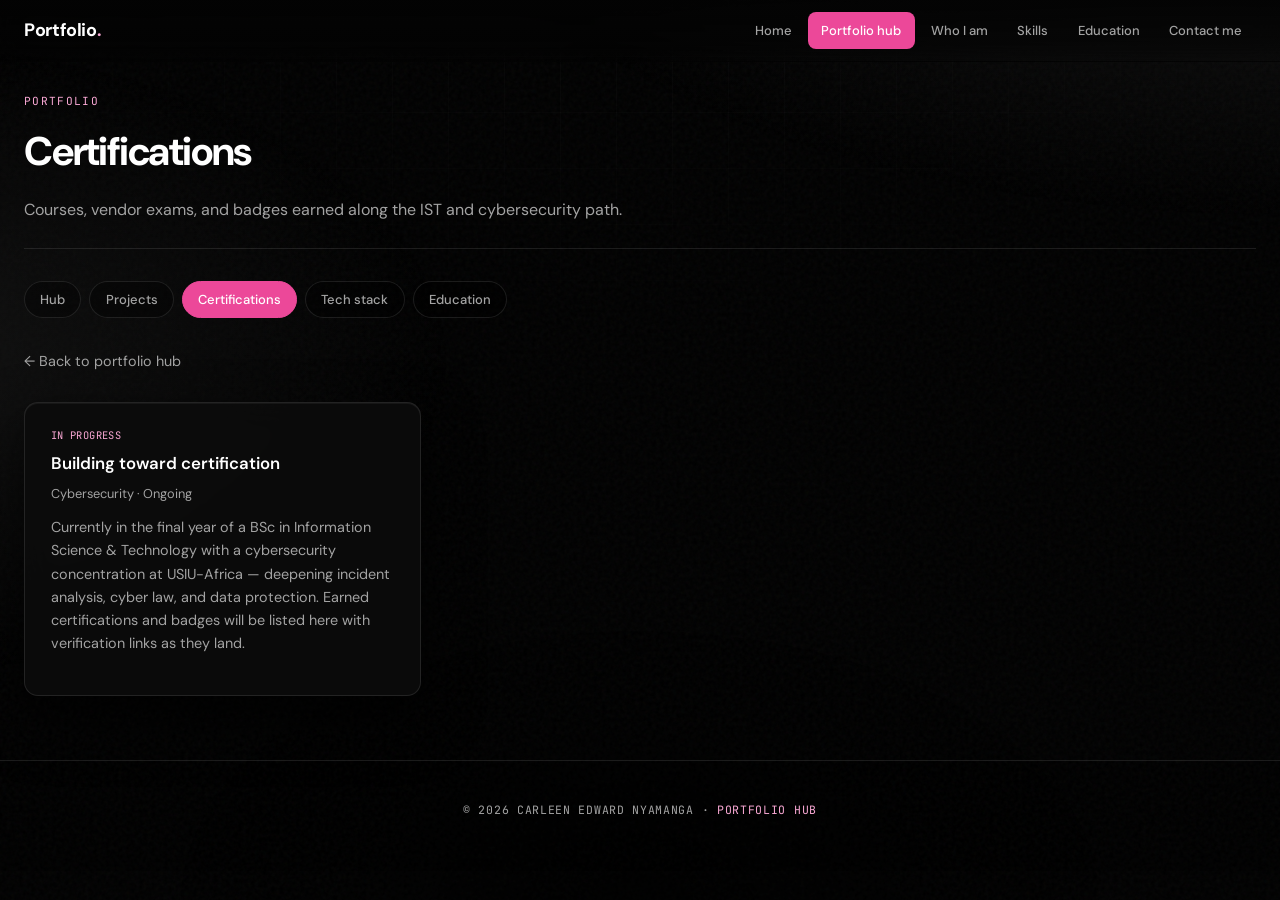
<file: certifications.html>
<!DOCTYPE html>
<html lang="en">
  <head>
    <meta charset="UTF-8" />
    <meta name="viewport" content="width=device-width, initial-scale=1.0" />
    <meta
      name="description"
      content="Certifications and credentials — Carleen Edward Nyamanga."
    />
    <title>Certifications | Carleen Edward Nyamanga</title>
    <link rel="preconnect" href="https://fonts.googleapis.com" />
    <link rel="preconnect" href="https://fonts.gstatic.com" crossorigin />
    <link
      href="https://fonts.googleapis.com/css2?family=DM+Sans:ital,opsz,wght@0,9..40,400;0,9..40,500;0,9..40,600;0,9..40,700;1,9..40,400&family=JetBrains+Mono:wght@400;500&display=swap"
      rel="stylesheet"
    />
    <link rel="stylesheet" href="styles.css" />
  </head>
  <body class="page-sub">
    <div class="noise" aria-hidden="true"></div>
    <div class="ambient" aria-hidden="true"></div>
    <div class="grid-bg" aria-hidden="true"></div>

    <header class="site-header">
      <div class="header-inner">
        <a href="index.html#top" class="site-logo">Portfolio<span class="site-logo-dot">.</span></a>
        <nav class="nav" aria-label="Primary">
          <a href="index.html#top" class="nav-link">Home</a>
          <a href="index.html#portfolio-hub" class="nav-link is-active">Portfolio hub</a>
          <a href="index.html#who-i-am" class="nav-link">Who I am</a>
          <a href="index.html#skills" class="nav-link">Skills</a>
          <a href="education.html" class="nav-link">Education</a>
          <a href="index.html#contact" class="nav-link">Contact me</a>
        </nav>
        <button
          type="button"
          class="menu-toggle"
          aria-expanded="false"
          aria-controls="mobile-nav"
          aria-label="Open menu"
        >
          <span></span><span></span>
        </button>
      </div>
    </header>
    <div id="mobile-nav" class="mobile-nav" hidden>
      <a href="index.html#top">Home</a>
      <a href="index.html#portfolio-hub">Portfolio hub</a>
      <a href="index.html#who-i-am">Who I am</a>
      <a href="index.html#skills">Skills</a>
      <a href="index.html#contact">Contact me</a>
    </div>

    <main class="page-main">
      <header class="showcase-page-head">
        <p class="showcase-eyebrow mono">Portfolio</p>
        <h1 class="showcase-title">Certifications</h1>
        <p class="showcase-deck">
          Courses, vendor exams, and badges earned along the IST and cybersecurity path.
        </p>
      </header>

      <nav class="subnav-portfolio" aria-label="Portfolio areas">
        <a href="index.html#portfolio-hub" class="subnav-link">Hub</a>
        <a href="projects.html" class="subnav-link">Projects</a>
        <a href="certifications.html" class="subnav-link is-active">Certifications</a>
        <a href="tech-stack.html" class="subnav-link">Tech stack</a>
        <a href="education.html" class="subnav-link">Education</a>
      </nav>

      <p class="page-back">
        <a href="index.html#portfolio-hub">← Back to portfolio hub</a>
      </p>

      <div class="cert-grid">
        <article class="cert-card glass">
          <p class="cert-issuer mono">In progress</p>
          <h3>Building toward certification</h3>
          <p class="cert-meta muted">Cybersecurity · Ongoing</p>
          <p class="cert-desc">
            Currently in the final year of a BSc in Information Science &amp; Technology
            with a cybersecurity concentration at USIU-Africa — deepening incident
            analysis, cyber law, and data protection. Earned certifications and badges
            will be listed here with verification links as they land.
          </p>
        </article>
      </div>
    </main>

    <footer class="site-footer">
      <p class="mono">
        © <span id="year"></span> Carleen Edward Nyamanga ·
        <a href="index.html#portfolio-hub">Portfolio hub</a>
      </p>
    </footer>

    <script src="script.js"></script>
  </body>
</html>
</file>
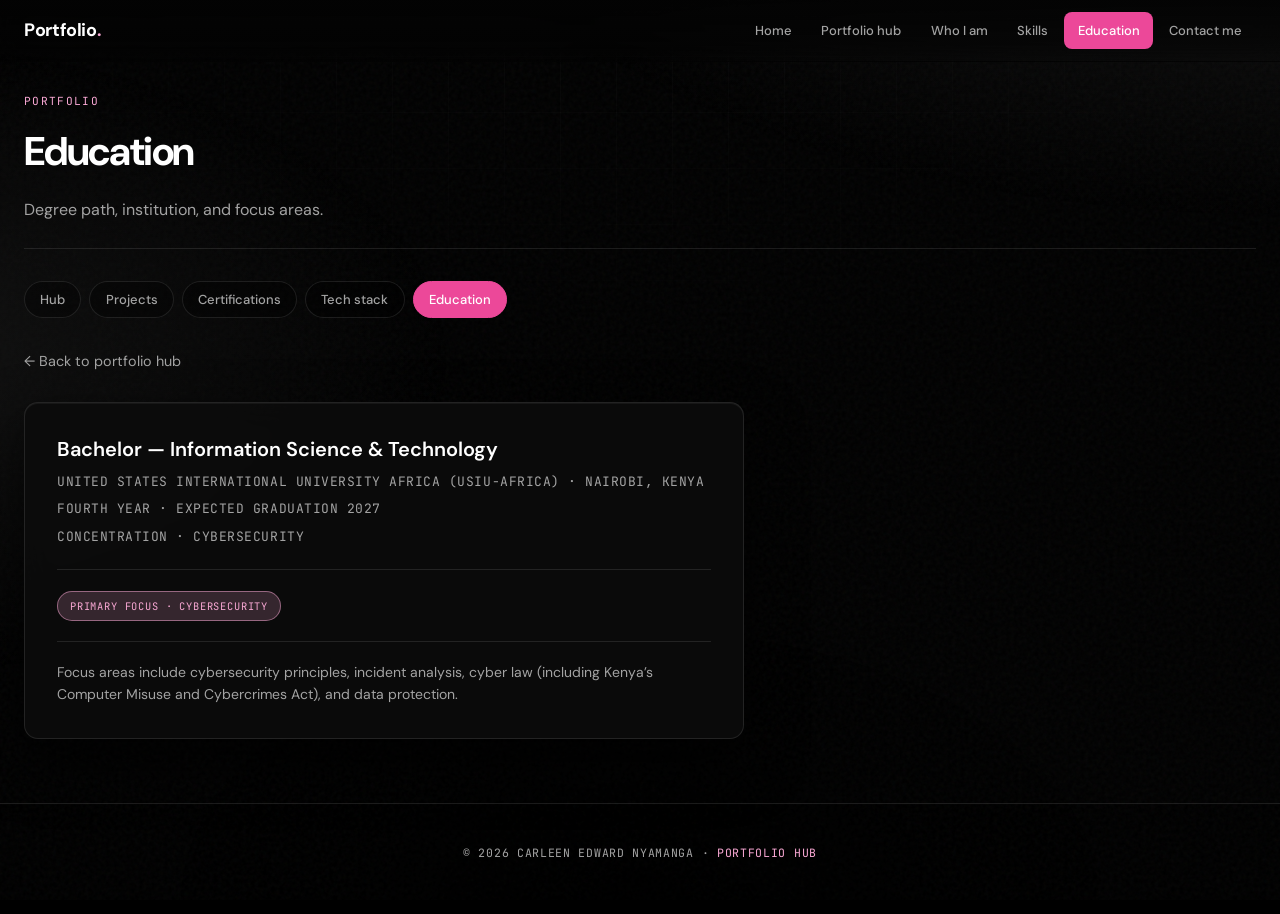
<file: education.html>
<!DOCTYPE html>
<html lang="en">
  <head>
    <meta charset="UTF-8" />
    <meta name="viewport" content="width=device-width, initial-scale=1.0" />
    <meta
      name="description"
      content="Education — Carleen Edward Nyamanga, USIU-Africa, IST &amp; cybersecurity."
    />
    <title>Education | Carleen Edward Nyamanga</title>
    <link rel="preconnect" href="https://fonts.googleapis.com" />
    <link rel="preconnect" href="https://fonts.gstatic.com" crossorigin />
    <link
      href="https://fonts.googleapis.com/css2?family=DM+Sans:ital,opsz,wght@0,9..40,400;0,9..40,500;0,9..40,600;0,9..40,700;1,9..40,400&family=JetBrains+Mono:wght@400;500&display=swap"
      rel="stylesheet"
    />
    <link rel="stylesheet" href="styles.css" />
  </head>
  <body class="page-sub">
    <div class="noise" aria-hidden="true"></div>
    <div class="ambient" aria-hidden="true"></div>
    <div class="grid-bg" aria-hidden="true"></div>

    <header class="site-header">
      <div class="header-inner">
        <a href="index.html#top" class="site-logo">Portfolio<span class="site-logo-dot">.</span></a>
        <nav class="nav" aria-label="Primary">
          <a href="index.html#top" class="nav-link">Home</a>
          <a href="index.html#portfolio-hub" class="nav-link">Portfolio hub</a>
          <a href="index.html#who-i-am" class="nav-link">Who I am</a>
          <a href="index.html#skills" class="nav-link">Skills</a>
          <a href="education.html" class="nav-link is-active">Education</a>
          <a href="index.html#contact" class="nav-link">Contact me</a>
        </nav>
        <button
          type="button"
          class="menu-toggle"
          aria-expanded="false"
          aria-controls="mobile-nav"
          aria-label="Open menu"
        >
          <span></span><span></span>
        </button>
      </div>
    </header>
    <div id="mobile-nav" class="mobile-nav" hidden>
      <a href="index.html#top">Home</a>
      <a href="index.html#portfolio-hub">Portfolio hub</a>
      <a href="index.html#who-i-am">Who I am</a>
      <a href="index.html#skills">Skills</a>
      <a href="index.html#contact">Contact me</a>
    </div>

    <main class="page-main">
      <header class="showcase-page-head">
        <p class="showcase-eyebrow mono">Portfolio</p>
        <h1 class="showcase-title">Education</h1>
        <p class="showcase-deck">
          Degree path, institution, and focus areas.
        </p>
      </header>

      <nav class="subnav-portfolio" aria-label="Portfolio areas">
        <a href="index.html#portfolio-hub" class="subnav-link">Hub</a>
        <a href="projects.html" class="subnav-link">Projects</a>
        <a href="certifications.html" class="subnav-link">Certifications</a>
        <a href="tech-stack.html" class="subnav-link">Tech stack</a>
        <a href="education.html" class="subnav-link is-active">Education</a>
      </nav>

      <p class="page-back">
        <a href="index.html#portfolio-hub">← Back to portfolio hub</a>
      </p>

      <div class="edu-page-card glass">
        <div class="edu-main">
          <h2 class="edu-page-title">Bachelor — Information Science &amp; Technology</h2>
          <p class="mono muted">
            United States International University Africa (USIU-Africa) · Nairobi,
            Kenya
          </p>
          <p class="mono muted">Fourth year · Expected graduation 2027</p>
          <p class="mono muted">Concentration · Cybersecurity</p>
        </div>
        <p class="edu-badge-row">
          <span class="edu-badge">Primary focus · Cybersecurity</span>
        </p>
        <p class="edu-page-note muted">
          Focus areas include cybersecurity principles, incident analysis, cyber law
          (including Kenya&rsquo;s Computer Misuse and Cybercrimes Act), and data
          protection.
        </p>
      </div>
    </main>

    <footer class="site-footer">
      <p class="mono">
        © <span id="year"></span> Carleen Edward Nyamanga ·
        <a href="index.html#portfolio-hub">Portfolio hub</a>
      </p>
    </footer>

    <script src="script.js"></script>
  </body>
</html>
</file>
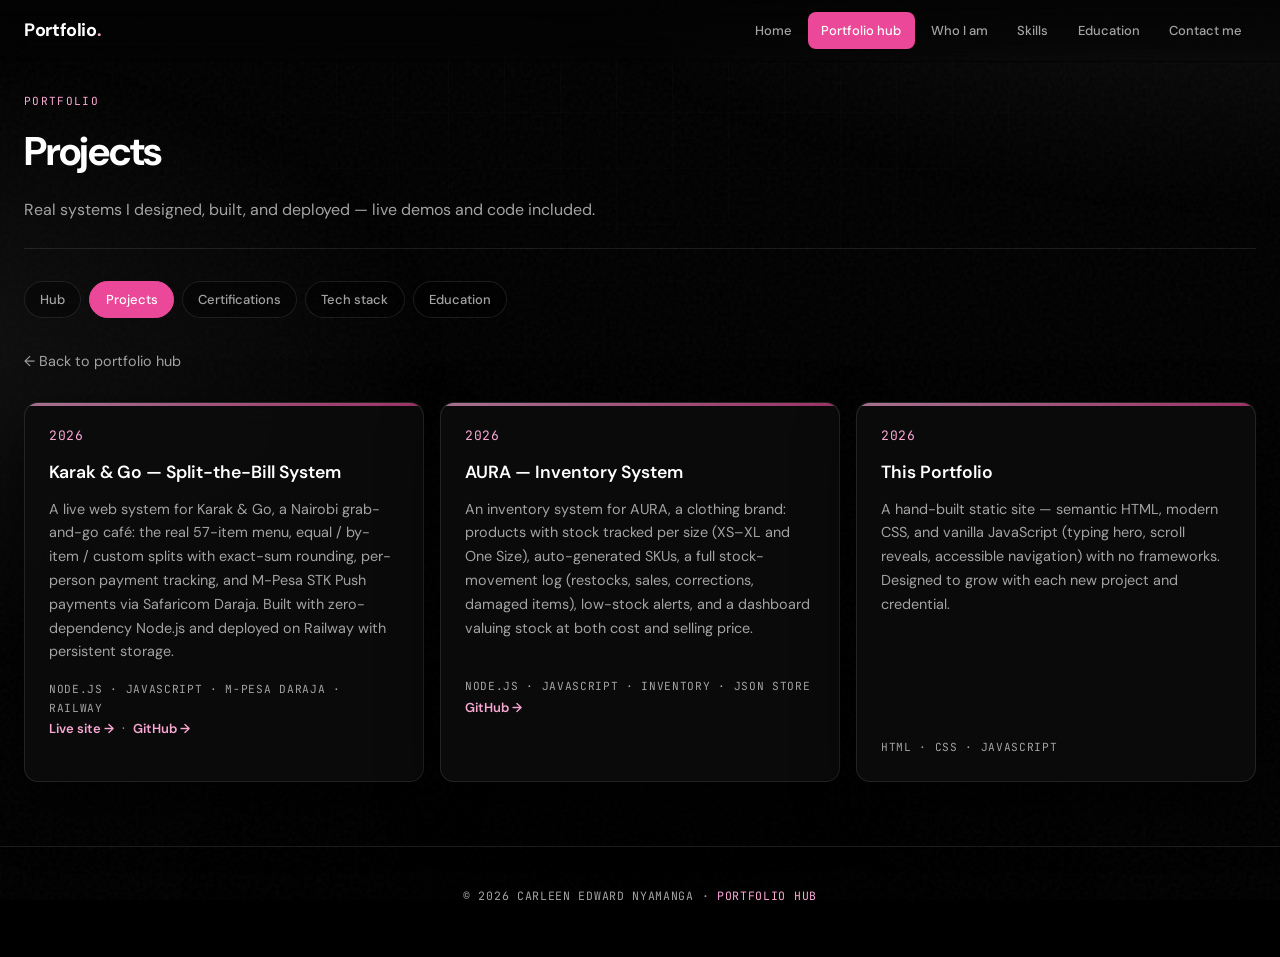
<file: projects.html>
<!DOCTYPE html>
<html lang="en">
  <head>
    <meta charset="UTF-8" />
    <meta name="viewport" content="width=device-width, initial-scale=1.0" />
    <meta name="description" content="Projects by Carleen Edward Nyamanga — IST and cybersecurity work." />
    <title>Projects | Carleen Edward Nyamanga</title>
    <link rel="preconnect" href="https://fonts.googleapis.com" />
    <link rel="preconnect" href="https://fonts.gstatic.com" crossorigin />
    <link
      href="https://fonts.googleapis.com/css2?family=DM+Sans:ital,opsz,wght@0,9..40,400;0,9..40,500;0,9..40,600;0,9..40,700;1,9..40,400&family=JetBrains+Mono:wght@400;500&display=swap"
      rel="stylesheet"
    />
    <link rel="stylesheet" href="styles.css" />
  </head>
  <body class="page-sub">
    <div class="noise" aria-hidden="true"></div>
    <div class="ambient" aria-hidden="true"></div>
    <div class="grid-bg" aria-hidden="true"></div>

    <header class="site-header">
      <div class="header-inner">
        <a href="index.html#top" class="site-logo">Portfolio<span class="site-logo-dot">.</span></a>
        <nav class="nav" aria-label="Primary">
          <a href="index.html#top" class="nav-link">Home</a>
          <a href="index.html#portfolio-hub" class="nav-link is-active">Portfolio hub</a>
          <a href="index.html#who-i-am" class="nav-link">Who I am</a>
          <a href="index.html#skills" class="nav-link">Skills</a>
          <a href="education.html" class="nav-link">Education</a>
          <a href="index.html#contact" class="nav-link">Contact me</a>
        </nav>
        <button
          type="button"
          class="menu-toggle"
          aria-expanded="false"
          aria-controls="mobile-nav"
          aria-label="Open menu"
        >
          <span></span><span></span>
        </button>
      </div>
    </header>
    <div id="mobile-nav" class="mobile-nav" hidden>
      <a href="index.html#top">Home</a>
      <a href="index.html#portfolio-hub">Portfolio hub</a>
      <a href="index.html#who-i-am">Who I am</a>
      <a href="index.html#skills">Skills</a>
      <a href="index.html#contact">Contact me</a>
    </div>

    <main class="page-main">
      <header class="showcase-page-head">
        <p class="showcase-eyebrow mono">Portfolio</p>
        <h1 class="showcase-title">Projects</h1>
        <p class="showcase-deck">
          Real systems I designed, built, and deployed — live demos and code included.
        </p>
      </header>

      <nav class="subnav-portfolio" aria-label="Portfolio areas">
        <a href="index.html#portfolio-hub" class="subnav-link">Hub</a>
        <a href="projects.html" class="subnav-link is-active">Projects</a>
        <a href="certifications.html" class="subnav-link">Certifications</a>
        <a href="tech-stack.html" class="subnav-link">Tech stack</a>
        <a href="education.html" class="subnav-link">Education</a>
      </nav>

      <p class="page-back">
        <a href="index.html#portfolio-hub">← Back to portfolio hub</a>
      </p>

      <div class="work-grid work-grid--page">
        <article class="work-card glass">
          <span class="work-year mono">2026</span>
          <h3>Karak &amp; Go — Split-the-Bill System</h3>
          <p>
            A live web system for Karak &amp; Go, a Nairobi grab-and-go café: the real
            57-item menu, equal / by-item / custom splits with exact-sum rounding,
            per-person payment tracking, and M-Pesa STK Push payments via Safaricom
            Daraja. Built with zero-dependency Node.js and deployed on Railway with
            persistent storage.
          </p>
          <span class="work-tags mono">Node.js · JavaScript · M-Pesa Daraja · Railway</span>
          <p>
            <a class="cert-link" href="https://karak-go-split-the-bill-production.up.railway.app" target="_blank" rel="noopener noreferrer">Live site →</a>
            &nbsp;·&nbsp;
            <a class="cert-link" href="https://github.com/carl25-een/KARAK-GO-SPLIT-THE-BILL-" target="_blank" rel="noopener noreferrer">GitHub →</a>
          </p>
        </article>
        <article class="work-card glass">
          <span class="work-year mono">2026</span>
          <h3>AURA — Inventory System</h3>
          <p>
            An inventory system for AURA, a clothing brand: products with stock tracked
            per size (XS–XL and One Size), auto-generated SKUs, a full stock-movement
            log (restocks, sales, corrections, damaged items), low-stock alerts, and a
            dashboard valuing stock at both cost and selling price.
          </p>
          <span class="work-tags mono">Node.js · JavaScript · Inventory · JSON store</span>
          <p>
            <a class="cert-link" href="https://github.com/carl25-een/AURA-INVENTORY-2" target="_blank" rel="noopener noreferrer">GitHub →</a>
          </p>
        </article>
        <article class="work-card glass">
          <span class="work-year mono">2026</span>
          <h3>This Portfolio</h3>
          <p>
            A hand-built static site — semantic HTML, modern CSS, and vanilla
            JavaScript (typing hero, scroll reveals, accessible navigation) with no
            frameworks. Designed to grow with each new project and credential.
          </p>
          <span class="work-tags mono">HTML · CSS · JavaScript</span>
        </article>
      </div>
    </main>

    <footer class="site-footer">
      <p class="mono">
        © <span id="year"></span> Carleen Edward Nyamanga ·
        <a href="index.html#portfolio-hub">Portfolio hub</a>
      </p>
    </footer>

    <script src="script.js"></script>
  </body>
</html>
</file>
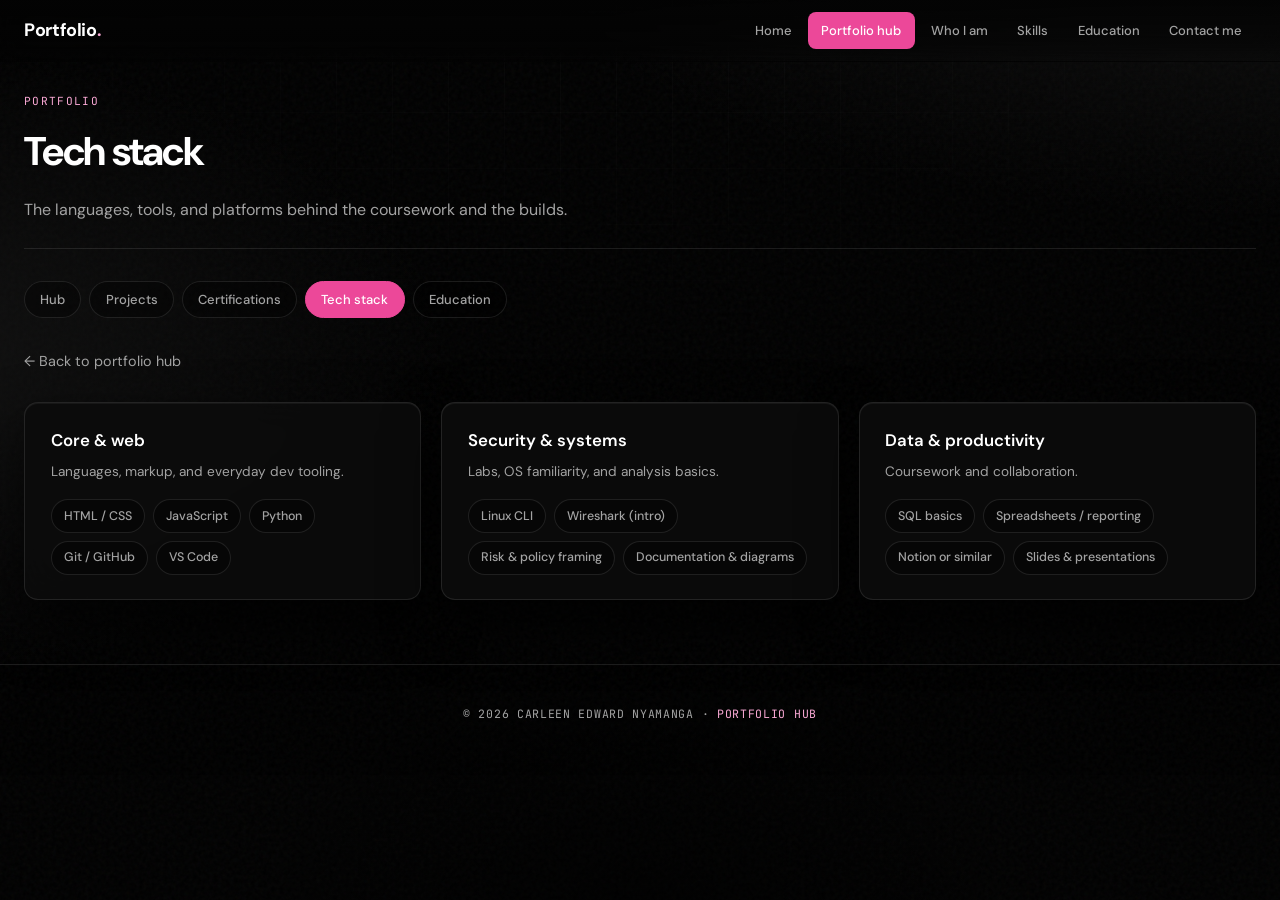
<file: tech-stack.html>
<!DOCTYPE html>
<html lang="en">
  <head>
    <meta charset="UTF-8" />
    <meta name="viewport" content="width=device-width, initial-scale=1.0" />
    <meta name="description" content="Tech stack — tools and technologies Carleen Edward Nyamanga uses." />
    <title>Tech stack | Carleen Edward Nyamanga</title>
    <link rel="preconnect" href="https://fonts.googleapis.com" />
    <link rel="preconnect" href="https://fonts.gstatic.com" crossorigin />
    <link
      href="https://fonts.googleapis.com/css2?family=DM+Sans:ital,opsz,wght@0,9..40,400;0,9..40,500;0,9..40,600;0,9..40,700;1,9..40,400&family=JetBrains+Mono:wght@400;500&display=swap"
      rel="stylesheet"
    />
    <link rel="stylesheet" href="styles.css" />
  </head>
  <body class="page-sub">
    <div class="noise" aria-hidden="true"></div>
    <div class="ambient" aria-hidden="true"></div>
    <div class="grid-bg" aria-hidden="true"></div>

    <header class="site-header">
      <div class="header-inner">
        <a href="index.html#top" class="site-logo">Portfolio<span class="site-logo-dot">.</span></a>
        <nav class="nav" aria-label="Primary">
          <a href="index.html#top" class="nav-link">Home</a>
          <a href="index.html#portfolio-hub" class="nav-link is-active">Portfolio hub</a>
          <a href="index.html#who-i-am" class="nav-link">Who I am</a>
          <a href="index.html#skills" class="nav-link">Skills</a>
          <a href="education.html" class="nav-link">Education</a>
          <a href="index.html#contact" class="nav-link">Contact me</a>
        </nav>
        <button
          type="button"
          class="menu-toggle"
          aria-expanded="false"
          aria-controls="mobile-nav"
          aria-label="Open menu"
        >
          <span></span><span></span>
        </button>
      </div>
    </header>
    <div id="mobile-nav" class="mobile-nav" hidden>
      <a href="index.html#top">Home</a>
      <a href="index.html#portfolio-hub">Portfolio hub</a>
      <a href="index.html#who-i-am">Who I am</a>
      <a href="index.html#skills">Skills</a>
      <a href="index.html#contact">Contact me</a>
    </div>

    <main class="page-main">
      <header class="showcase-page-head">
        <p class="showcase-eyebrow mono">Portfolio</p>
        <h1 class="showcase-title">Tech stack</h1>
        <p class="showcase-deck">
          The languages, tools, and platforms behind the coursework and the builds.
        </p>
      </header>

      <nav class="subnav-portfolio" aria-label="Portfolio areas">
        <a href="index.html#portfolio-hub" class="subnav-link">Hub</a>
        <a href="projects.html" class="subnav-link">Projects</a>
        <a href="certifications.html" class="subnav-link">Certifications</a>
        <a href="tech-stack.html" class="subnav-link is-active">Tech stack</a>
        <a href="education.html" class="subnav-link">Education</a>
      </nav>

      <p class="page-back">
        <a href="index.html#portfolio-hub">← Back to portfolio hub</a>
      </p>

      <div class="tech-stack-layout">
        <section class="tech-stack-block glass">
          <h2 class="tech-stack-heading">Core &amp; web</h2>
          <p class="tech-stack-note muted">Languages, markup, and everyday dev tooling.</p>
          <ul class="tech-pill-list">
            <li>HTML / CSS</li>
            <li>JavaScript</li>
            <li>Python</li>
            <li>Git / GitHub</li>
            <li>VS Code</li>
          </ul>
        </section>
        <section class="tech-stack-block glass">
          <h2 class="tech-stack-heading">Security &amp; systems</h2>
          <p class="tech-stack-note muted">Labs, OS familiarity, and analysis basics.</p>
          <ul class="tech-pill-list">
            <li>Linux CLI</li>
            <li>Wireshark (intro)</li>
            <li>Risk &amp; policy framing</li>
            <li>Documentation &amp; diagrams</li>
          </ul>
        </section>
        <section class="tech-stack-block glass">
          <h2 class="tech-stack-heading">Data &amp; productivity</h2>
          <p class="tech-stack-note muted">Coursework and collaboration.</p>
          <ul class="tech-pill-list">
            <li>SQL basics</li>
            <li>Spreadsheets / reporting</li>
            <li>Notion or similar</li>
            <li>Slides &amp; presentations</li>
          </ul>
        </section>
      </div>
    </main>

    <footer class="site-footer">
      <p class="mono">
        © <span id="year"></span> Carleen Edward Nyamanga ·
        <a href="index.html#portfolio-hub">Portfolio hub</a>
      </p>
    </footer>

    <script src="script.js"></script>
  </body>
</html>
</file>
<file: styles.css>
/* —— Digital portfolio: Carleen Edward Nyamanga —— */
:root {
  --bg-deep: #000000;
  --bg-elevated: #0d0d0d;
  --text: #ffffff;
  --text-muted: #a3a3a3;
  --pink: #ec4899;
  --pink-bright: #f9a8d4;
  --pink-soft: #fbcfe8;
  --pink-dim: rgba(249, 168, 212, 0.18);
  --accent: var(--pink-bright);
  --accent-2: #f472b6;
  --accent-dim: var(--pink-dim);
  --border: rgba(255, 255, 255, 0.1);
  --border-strong: rgba(255, 255, 255, 0.18);
  --glass: rgba(12, 12, 12, 0.88);
  --glass-highlight: rgba(255, 255, 255, 0.05);
  --radius: 14px;
  --radius-sm: 8px;
  --content-max: 1120px;
  --header-max: 1280px;
  --font-sans: "DM Sans", system-ui, sans-serif;
  --font-mono: "JetBrains Mono", ui-monospace, monospace;
  --ease-out: cubic-bezier(0.22, 1, 0.36, 1);
  --shadow-soft: 0 24px 56px rgba(0, 0, 0, 0.65);
}

*,
*::before,
*::after {
  box-sizing: border-box;
}

.sr-only {
  position: absolute;
  width: 1px;
  height: 1px;
  padding: 0;
  margin: -1px;
  overflow: hidden;
  clip: rect(0, 0, 0, 0);
  white-space: nowrap;
  border: 0;
}

html {
  scroll-behavior: smooth;
}

body {
  margin: 0;
  min-height: 100vh;
  font-family: var(--font-sans);
  font-size: 1.0625rem;
  line-height: 1.65;
  color: var(--text);
  background: var(--bg-deep);
  overflow-x: hidden;
  -webkit-font-smoothing: antialiased;
  text-rendering: optimizeLegibility;
}

::selection {
  background: rgba(249, 168, 212, 0.35);
  color: var(--text);
}

:focus-visible {
  outline: 2px solid var(--pink-bright);
  outline-offset: 3px;
}

.menu-toggle:focus-visible,
.btn:focus-visible,
.contact-chip:focus-visible {
  outline-offset: 2px;
}

.mono {
  font-family: var(--font-mono);
  font-size: 0.8125rem;
  letter-spacing: 0.04em;
  text-transform: uppercase;
}

.muted {
  color: var(--text-muted);
}

a {
  color: var(--pink-bright);
  text-decoration: none;
  transition: color 0.2s ease, opacity 0.2s ease;
}

a:hover {
  color: #fce7f3;
}

strong {
  color: var(--text);
  font-weight: 600;
}

/* Background layers */
.noise {
  pointer-events: none;
  position: fixed;
  inset: 0;
  z-index: 0;
  opacity: 0.04;
  background-image: url("data:image/svg+xml,%3Csvg viewBox='0 0 256 256' xmlns='http://www.w3.org/2000/svg'%3E%3Cfilter id='n'%3E%3CfeTurbulence type='fractalNoise' baseFrequency='0.85' numOctaves='4' stitchTiles='stitch'/%3E%3C/filter%3E%3Crect width='100%25' height='100%25' filter='url(%23n)'/%3E%3C/svg%3E");
}

.grid-bg {
  pointer-events: none;
  position: fixed;
  inset: 0;
  z-index: 0;
  background-image: linear-gradient(
      rgba(255, 255, 255, 0.028) 1px,
      transparent 1px
    ),
    linear-gradient(90deg, rgba(255, 255, 255, 0.028) 1px, transparent 1px);
  background-size: 56px 56px;
  mask-image: radial-gradient(ellipse 85% 65% at 50% -5%, black, transparent 72%);
}

.ambient {
  pointer-events: none;
  position: fixed;
  inset: 0;
  z-index: 0;
  background: radial-gradient(
      ellipse 120% 80% at 100% -20%,
      rgba(40, 40, 40, 0.5),
      transparent 55%
    ),
    radial-gradient(
      ellipse 90% 70% at -10% 40%,
      rgba(28, 28, 28, 0.65),
      transparent 50%
    ),
    radial-gradient(
      ellipse 60% 50% at 50% 100%,
      rgba(0, 0, 0, 0.45),
      transparent 60%
    );
}

/* Vertical social rail (reference layout) */
.social-rail {
  position: fixed;
  right: 1.25rem;
  top: 50%;
  transform: translateY(-50%);
  z-index: 90;
  display: none;
  flex-direction: column;
  align-items: center;
  gap: 1.25rem;
}

@media (min-width: 1100px) {
  .social-rail {
    display: flex;
  }
}

.social-rail-link {
  display: flex;
  color: #fafafa;
  opacity: 0.85;
  transition: opacity 0.2s, color 0.2s, transform 0.2s var(--ease-out);
}

.social-rail-link:hover {
  color: var(--pink-bright);
  opacity: 1;
  transform: scale(1.08);
}

/* Header */
.site-header {
  position: fixed;
  top: 0;
  left: 0;
  right: 0;
  z-index: 100;
  padding: 0.75rem 0;
  background: linear-gradient(
    to bottom,
    rgba(3, 3, 3, 0.9),
    rgba(3, 3, 3, 0.5) 70%,
    transparent
  );
  backdrop-filter: blur(14px);
  -webkit-backdrop-filter: blur(14px);
  transition: background 0.35s var(--ease-out), box-shadow 0.35s var(--ease-out),
    border-color 0.35s var(--ease-out);
  border-bottom: 1px solid transparent;
}

.site-header.is-scrolled {
  background: rgba(3, 3, 3, 0.88);
  border-bottom-color: var(--border);
  box-shadow: 0 12px 40px rgba(0, 0, 0, 0.5);
}

.header-inner {
  max-width: var(--header-max);
  margin: 0 auto;
  padding: 0 1.25rem;
  display: flex;
  align-items: center;
  justify-content: space-between;
  gap: 1rem;
}

@media (min-width: 640px) {
  .header-inner {
    padding: 0 1.5rem;
  }
}

.site-logo {
  font-family: var(--font-sans);
  font-size: 1.125rem;
  font-weight: 700;
  color: var(--text);
  letter-spacing: -0.02em;
  flex-shrink: 0;
}

.site-logo:hover {
  color: var(--text);
}

.site-logo-dot {
  color: var(--pink-bright);
}

.nav {
  display: none;
  flex-wrap: wrap;
  align-items: center;
  justify-content: flex-end;
  gap: 0.15rem;
}

.nav-link {
  font-size: 0.78rem;
  font-weight: 500;
  color: var(--text-muted);
  padding: 0.45rem 0.7rem;
  border-radius: var(--radius-sm);
  transition: color 0.2s, background 0.2s;
}

@media (min-width: 900px) {
  .nav-link {
    font-size: 0.8125rem;
    padding: 0.5rem 0.85rem;
  }
}

.nav-link:hover {
  color: var(--text);
  background: rgba(255, 255, 255, 0.06);
}

.nav-link.is-active {
  color: #ffffff;
  background: var(--pink);
}

.nav-link:focus-visible {
  outline-offset: 2px;
}

.menu-toggle {
  display: flex;
  flex-direction: column;
  justify-content: center;
  gap: 6px;
  width: 44px;
  height: 44px;
  padding: 0;
  border: 1px solid var(--border);
  border-radius: var(--radius-sm);
  background: rgba(12, 12, 12, 0.92);
  cursor: pointer;
  transition: border-color 0.2s, background 0.2s;
}

.menu-toggle:hover {
  border-color: var(--border-strong);
  background: var(--bg-elevated);
}

.menu-toggle span {
  display: block;
  width: 18px;
  height: 2px;
  margin: 0 auto;
  background: var(--text);
  border-radius: 1px;
  transition: transform 0.25s var(--ease-out), opacity 0.2s;
}

.menu-toggle[aria-expanded="true"] span:first-child {
  transform: translateY(4px) rotate(45deg);
}

.menu-toggle[aria-expanded="true"] span:last-child {
  transform: translateY(-4px) rotate(-45deg);
}

.mobile-nav {
  position: fixed;
  top: 4.5rem;
  left: 1rem;
  right: 1rem;
  z-index: 99;
  display: flex;
  flex-direction: column;
  gap: 0.2rem;
  padding: 0.85rem;
  border-radius: var(--radius);
  border: 1px solid var(--border-strong);
  background: rgba(8, 8, 8, 0.94);
  backdrop-filter: blur(16px);
  -webkit-backdrop-filter: blur(16px);
  box-shadow: var(--shadow-soft), 0 0 0 1px rgba(255, 255, 255, 0.04) inset;
}

.mobile-nav[hidden] {
  display: none !important;
}

.mobile-nav:not([hidden]) {
  display: flex;
}

.mobile-nav a {
  padding: 0.75rem 1rem;
  border-radius: 10px;
  color: var(--text);
  font-weight: 500;
}

.mobile-nav a:hover {
  background: var(--pink-dim);
  color: var(--pink-bright);
}

@media (min-width: 768px) {
  .nav {
    display: flex;
  }
  .menu-toggle {
    display: none;
  }
  .mobile-nav {
    display: none !important;
  }
}

/* Main */
main {
  position: relative;
  z-index: 1;
  max-width: var(--content-max);
  margin: 0 auto;
  padding: 0 1.25rem 4.5rem;
}

@media (min-width: 640px) {
  main {
    padding-left: 1.75rem;
    padding-right: 1.75rem;
  }
}

/* Hero — two-column reference layout */
.hero {
  position: relative;
  z-index: 1;
  min-height: 100dvh;
  min-height: 100vh;
  display: flex;
  align-items: center;
  padding: 5.5rem 0 3rem;
  background: var(--bg-deep);
}

.hero-shell {
  width: 100%;
  max-width: var(--header-max);
  margin: 0 auto;
  padding: 0 1.25rem;
}

@media (min-width: 640px) {
  .hero-shell {
    padding: 0 1.5rem;
  }
}

.hero-grid {
  display: grid;
  gap: 2.5rem;
  align-items: center;
}

@media (min-width: 900px) {
  .hero-grid {
    grid-template-columns: minmax(0, 1fr) minmax(280px, 42%);
    gap: 2rem 3rem;
  }
}

.hero-copy {
  min-width: 0;
  max-width: 36rem;
}

.hero-greet {
  margin: 0 0 0.5rem;
  font-size: 1.125rem;
  font-weight: 500;
  color: var(--text-muted);
}

.hero-greet-cursor {
  color: var(--pink-bright);
  font-weight: 400;
  margin-left: 0.05em;
}

.hero-title-cursor {
  display: none;
  color: var(--pink-bright);
  font-weight: 400;
  margin-left: 0.02em;
}

.hero-title-cursor.is-on {
  display: inline;
}

@keyframes hero-cursor-blink {
  0%,
  49% {
    opacity: 1;
  }
  50%,
  100% {
    opacity: 0;
  }
}

.hero-cursor-blink {
  animation: hero-cursor-blink 1.05s step-end infinite;
}

.hero-title {
  margin: 0 0 0.65rem;
  font-family: var(--font-sans);
  font-size: clamp(2.25rem, 5.5vw, 3.35rem);
  font-weight: 700;
  line-height: 1.12;
  letter-spacing: -0.03em;
  color: var(--text);
}

.hero-name-dot {
  color: var(--pink-bright);
  opacity: 0;
  transition: opacity 0.35s var(--ease-out);
}

.hero-name-dot.is-revealed {
  opacity: 1;
}

.hero-role {
  margin: 0 0 1.25rem;
  font-size: clamp(1rem, 2.2vw, 1.2rem);
  font-weight: 600;
  color: var(--pink-bright);
}

.hero-lead {
  margin: 0 0 1.75rem;
  max-width: 32rem;
  font-size: 0.975rem;
  line-height: 1.75;
  color: var(--text-muted);
}

.hero-actions {
  display: flex;
  flex-wrap: wrap;
  gap: 0.75rem;
}

.hero-visual {
  min-width: 0;
}

.hero-photo-frame {
  border-radius: var(--radius);
  overflow: hidden;
  border: 1px solid var(--border);
  background: #111;
  box-shadow: 0 32px 64px rgba(0, 0, 0, 0.55);
}

.hero-photo {
  display: block;
  width: 100%;
  height: auto;
  aspect-ratio: 4 / 5;
  object-fit: cover;
  object-position: center 15%;
  filter: grayscale(1) contrast(1.05);
  transition: filter 0.4s var(--ease-out);
}

.hero-photo-frame:hover .hero-photo {
  filter: grayscale(0.85) contrast(1.05);
}

.btn {
  display: inline-flex;
  align-items: center;
  justify-content: center;
  padding: 0.7rem 1.5rem;
  font-family: var(--font-sans);
  font-size: 0.875rem;
  font-weight: 600;
  border-radius: 6px;
  border: 2px solid transparent;
  cursor: pointer;
  transition: transform 0.2s var(--ease-out), box-shadow 0.2s,
    background 0.2s, border-color 0.2s, color 0.2s;
}

.btn-outline {
  border-color: var(--pink);
  color: var(--text);
  background: transparent;
}

.btn-outline:hover {
  transform: translateY(-2px);
  background: var(--pink-dim);
  border-color: var(--pink-bright);
  color: #ffffff;
  box-shadow: 0 8px 28px rgba(236, 72, 153, 0.28);
}

/* Sections */
.section {
  padding: 4.25rem 0;
  border-top: 1px solid var(--border);
  scroll-margin-top: 5rem;
}

.section-head {
  display: flex;
  align-items: center;
  flex-wrap: wrap;
  gap: 0.75rem 1.25rem;
  margin-bottom: 2.5rem;
  padding-bottom: 1.25rem;
  border-bottom: 1px solid var(--border);
}

.section-index {
  display: inline-flex;
  align-items: center;
  justify-content: center;
  min-width: 2.25rem;
  height: 2.25rem;
  padding: 0 0.5rem;
  border-radius: var(--radius-sm);
  color: var(--pink-bright);
  font-size: 0.7rem;
  font-weight: 500;
  border: 1px solid rgba(249, 168, 212, 0.45);
  background: var(--pink-dim);
}

.section-head h2 {
  margin: 0;
  flex: 1;
  min-width: 8rem;
  font-family: var(--font-sans);
  font-size: clamp(1.85rem, 4.2vw, 2.65rem);
  font-weight: 400;
  letter-spacing: -0.02em;
  color: var(--text);
}

.section-intro {
  margin: -1rem 0 2rem;
  max-width: 40rem;
  font-size: 1.05rem;
  line-height: 1.7;
  color: var(--text-muted);
}

.section-intro strong {
  color: var(--text);
  font-weight: 600;
}

.glass {
  position: relative;
  background: var(--glass);
  border: 1px solid var(--border);
  border-radius: var(--radius);
  backdrop-filter: blur(16px);
  -webkit-backdrop-filter: blur(16px);
  box-shadow: 0 1px 0 var(--glass-highlight) inset, var(--shadow-soft);
  transition: border-color 0.3s var(--ease-out), box-shadow 0.3s var(--ease-out);
}

.glass:hover {
  border-color: rgba(255, 255, 255, 0.12);
}

/* About */
.about-stack {
  display: flex;
  flex-direction: column;
  gap: 2rem;
}

.about-text {
  max-width: 42rem;
}

.about-text p {
  margin: 0 0 1.25rem;
  color: var(--text-muted);
}

.about-text p:last-child {
  margin-bottom: 0;
}

.about-plates {
  display: grid;
  gap: 1rem;
}

@media (min-width: 720px) {
  .about-plates {
    grid-template-columns: repeat(3, 1fr);
  }
}

.about-plate {
  display: flex;
  flex-direction: column;
  padding: 1.35rem 1.5rem;
  text-decoration: none;
  color: inherit;
  transition: border-color 0.25s, transform 0.25s var(--ease-out),
    box-shadow 0.25s var(--ease-out);
}

a.about-plate:hover {
  border-color: rgba(249, 168, 212, 0.45);
  transform: translateY(-3px);
  box-shadow: 0 16px 40px rgba(0, 0, 0, 0.4);
}

.about-plate-label {
  margin: 0 0 0.65rem;
  font-size: 0.72rem;
  letter-spacing: 0.12em;
  text-transform: uppercase;
  color: var(--pink-bright);
  font-weight: 500;
}

.about-plate-text {
  margin: 0 0 1rem;
  flex: 1;
  font-size: 0.875rem;
  line-height: 1.6;
  color: var(--text-muted);
}

.about-plate-text--tight {
  margin-bottom: 0;
}

.about-plate--stat .about-plate-text {
  margin-bottom: 0;
}

.about-plate-stat {
  margin: 0 0 0.5rem;
  font-size: clamp(2rem, 4vw, 2.35rem);
  font-weight: 500;
  color: var(--pink-bright);
  line-height: 1.1;
}

.about-plate-cta {
  font-size: 0.8125rem;
  font-weight: 600;
  color: var(--pink-bright);
}

a.about-plate:hover .about-plate-cta {
  color: var(--pink-soft);
}

/* Skills */
.skills-grid {
  display: grid;
  gap: 1rem;
}

@media (min-width: 600px) {
  .skills-grid {
    grid-template-columns: repeat(2, 1fr);
  }
}

.skill-pill {
  padding: 1.35rem 1.5rem;
  transition: border-color 0.25s, box-shadow 0.25s, transform 0.25s var(--ease-out);
}

.skill-pill:hover {
  border-color: rgba(249, 168, 212, 0.45);
  box-shadow: 0 0 0 1px rgba(236, 72, 153, 0.22);
  transform: translateY(-3px);
}

.skill-pill h3 {
  margin: 0 0 0.5rem;
  font-size: 1.05rem;
  font-weight: 600;
}

.skill-pill p {
  margin: 0;
  font-size: 0.9375rem;
  color: var(--text-muted);
}

/* Work (project cards — e.g. projects.html) */
.work-grid {
  display: grid;
  gap: 1rem;
}

@media (min-width: 768px) {
  .work-grid {
    grid-template-columns: repeat(3, 1fr);
  }
}

.work-card {
  position: relative;
  padding: 1.5rem;
  padding-top: 1.35rem;
  display: flex;
  flex-direction: column;
  min-height: 220px;
  overflow: hidden;
  transition: border-color 0.25s, transform 0.25s var(--ease-out),
    box-shadow 0.25s var(--ease-out);
}

.work-card::before {
  content: "";
  position: absolute;
  top: 0;
  left: 0;
  right: 0;
  height: 3px;
  background: linear-gradient(90deg, var(--pink-bright), var(--pink));
  opacity: 0.65;
  transition: opacity 0.25s;
}

.work-card:hover {
  border-color: rgba(249, 168, 212, 0.45);
  transform: translateY(-5px);
  box-shadow: 0 20px 48px rgba(0, 0, 0, 0.55),
    0 0 0 1px rgba(236, 72, 153, 0.14) inset;
}

.work-card:hover::before {
  opacity: 1;
}

.work-year {
  color: var(--pink-bright);
  margin-bottom: 0.75rem;
}

.work-card h3 {
  margin: 0 0 0.65rem;
  font-size: 1.1rem;
  font-weight: 600;
}

.work-card p {
  margin: 0 0 auto;
  font-size: 0.9rem;
  color: var(--text-muted);
  padding-bottom: 1rem;
}

.work-tags {
  font-size: 0.7rem;
  color: var(--text-muted);
  letter-spacing: 0.06em;
}

/* Education */
.edu-card {
  padding: 1.85rem 2rem 2rem;
  max-width: 640px;
}

.edu-page-card {
  padding: 1.85rem 2rem 2rem;
  max-width: 720px;
}

.edu-main .edu-page-title {
  margin: 0 0 0.35rem;
  font-size: 1.25rem;
  font-weight: 600;
}

.edu-page-note {
  margin: 1.25rem 0 0;
  padding-top: 1.25rem;
  border-top: 1px solid var(--border);
  font-size: 0.875rem;
  line-height: 1.55;
}

.edu-badge-row {
  margin: 1.35rem 0 0;
  margin-bottom: 0;
  padding-top: 1.25rem;
  border-top: 1px solid var(--border);
}

.edu-badge {
  display: inline-flex;
  align-items: center;
  gap: 0.45rem;
  padding: 0.35rem 0.75rem;
  border-radius: 999px;
  font-family: var(--font-mono);
  font-size: 0.65rem;
  letter-spacing: 0.08em;
  text-transform: uppercase;
  color: var(--pink-bright);
  border: 1px solid rgba(249, 168, 212, 0.5);
  background: var(--pink-dim);
}

.edu-main h3 {
  margin: 0 0 0.35rem;
  font-size: 1.25rem;
  font-weight: 600;
}

.edu-main .muted {
  margin: 0 0 0.35rem;
}

.edu-main .muted:last-of-type {
  margin-bottom: 0;
}

/* Contact */
.contact .section-head {
  margin-bottom: 1.75rem;
}

.contact-panel {
  padding: clamp(1.5rem, 4.5vw, 2.35rem);
  border-radius: calc(var(--radius) + 4px);
}

.contact-layout {
  display: grid;
  gap: 2rem;
}

@media (min-width: 768px) {
  .contact-layout {
    grid-template-columns: 1fr minmax(260px, 42%);
    align-items: start;
    gap: 2.5rem;
  }
}

.contact-col--main {
  min-width: 0;
}

.contact-aside {
  min-width: 0;
}

.contact-connect-title {
  margin: 0 0 1rem;
  font-family: var(--font-mono);
  font-size: 0.72rem;
  font-weight: 500;
  letter-spacing: 0.14em;
  text-transform: uppercase;
  color: var(--pink-bright);
}

.contact-lead {
  margin: 0;
  max-width: 32rem;
  color: var(--text-muted);
  font-size: 1.05rem;
  line-height: 1.7;
}

.contact-form {
  display: grid;
  gap: 1.1rem;
  margin-top: 1.5rem;
  max-width: 28rem;
}

.contact-field {
  display: grid;
  gap: 0.4rem;
}

.contact-label {
  font-size: 0.8125rem;
  font-weight: 500;
  color: var(--text-muted);
}

.contact-input,
.contact-textarea {
  width: 100%;
  box-sizing: border-box;
  padding: 0.65rem 0.85rem;
  font-family: var(--font-sans);
  font-size: 0.9375rem;
  color: var(--text);
  background: rgba(8, 8, 8, 0.65);
  border: 1px solid var(--border);
  border-radius: 8px;
  transition: border-color 0.2s, box-shadow 0.2s;
}

.contact-textarea {
  min-height: 7.5rem;
  resize: vertical;
  line-height: 1.55;
}

.contact-input::placeholder,
.contact-textarea::placeholder {
  color: rgba(245, 245, 245, 0.35);
}

.contact-input:hover,
.contact-textarea:hover {
  border-color: rgba(249, 168, 212, 0.35);
}

.contact-input:focus-visible,
.contact-textarea:focus-visible {
  outline: none;
  border-color: var(--pink-bright);
  box-shadow: 0 0 0 3px rgba(236, 72, 153, 0.22);
}

.contact-submit {
  margin-top: 0.15rem;
  justify-self: start;
}

.contact-links {
  display: flex;
  flex-direction: column;
  flex-wrap: wrap;
  gap: 0.6rem;
}

@media (min-width: 480px) {
  .contact-links {
    flex-direction: row;
  }
}

.contact-chip {
  display: inline-flex;
  align-items: center;
  padding: 0.7rem 1.15rem;
  border-radius: 999px;
  border: 1px solid var(--border);
  color: var(--text) !important;
  background: rgba(8, 8, 8, 0.75);
  font-size: 0.75rem;
  max-width: 100%;
  overflow-wrap: anywhere;
  text-align: center;
  justify-content: center;
  transition: border-color 0.2s, color 0.2s, background 0.2s, transform 0.2s var(--ease-out);
}

@media (max-width: 479px) {
  .contact-links .contact-chip {
    width: 100%;
  }
}

.contact-chip-email {
  font-family: var(--font-sans);
  font-size: 1rem;
  font-weight: 500;
  text-transform: none;
  letter-spacing: normal;
  padding: 0.8rem 1.3rem;
}

.contact-chip:hover {
  border-color: rgba(249, 168, 212, 0.65);
  color: var(--pink-bright) !important;
  background: var(--pink-dim);
  transform: translateY(-2px);
}

/* Footer */
.site-footer {
  position: relative;
  z-index: 1;
  padding: 2.5rem 1.5rem 3.25rem;
  text-align: center;
  border-top: 1px solid var(--border);
  background: linear-gradient(180deg, transparent, rgba(0, 0, 0, 0.2));
}

.site-footer p {
  margin: 0;
  font-size: 0.72rem;
  color: var(--text-muted);
  letter-spacing: 0.06em;
  max-width: 28rem;
  margin-left: auto;
  margin-right: auto;
  line-height: 1.6;
}

.site-footer a {
  color: var(--pink-bright);
}

.site-footer a:hover {
  color: var(--pink-soft);
}

/* —— Portfolio showcase (subpages) —— */
.page-main {
  position: relative;
  z-index: 1;
  max-width: var(--header-max);
  margin: 0 auto;
  padding: 5.75rem 1.25rem 4rem;
}

@media (min-width: 640px) {
  .page-main {
    padding-left: 1.5rem;
    padding-right: 1.5rem;
  }
}

.showcase-page-head {
  margin-bottom: 2rem;
  padding-bottom: 1.5rem;
  border-bottom: 1px solid var(--border);
}

.showcase-eyebrow {
  margin: 0 0 0.5rem;
  color: var(--pink-bright);
  font-size: 0.7rem;
  letter-spacing: 0.12em;
}

.showcase-title {
  margin: 0 0 0.75rem;
  font-family: var(--font-sans);
  font-size: clamp(1.85rem, 4vw, 2.5rem);
  font-weight: 700;
  letter-spacing: -0.03em;
  color: var(--text);
}

.showcase-deck {
  margin: 0;
  max-width: 40rem;
  font-size: 1rem;
  line-height: 1.7;
  color: var(--text-muted);
}

.showcase-deck strong {
  color: var(--text);
}

.subnav-portfolio {
  display: flex;
  flex-wrap: wrap;
  gap: 0.5rem;
  margin-bottom: 2rem;
}

.portfolio-hub-section .subnav-portfolio--inline {
  margin-bottom: 1.75rem;
}

.subnav-link {
  padding: 0.45rem 0.95rem;
  border-radius: 999px;
  font-size: 0.8125rem;
  font-weight: 500;
  color: var(--text-muted);
  border: 1px solid var(--border);
  background: rgba(0, 0, 0, 0.35);
  transition: color 0.2s, border-color 0.2s, background 0.2s;
}

.subnav-link:hover {
  color: var(--text);
  border-color: rgba(249, 168, 212, 0.35);
}

.subnav-link.is-active {
  color: #fff;
  background: var(--pink);
  border-color: var(--pink);
}

.page-back {
  margin: 0 0 1.75rem;
  font-size: 0.9rem;
}

.page-back a {
  color: var(--text-muted);
}

.page-back a:hover {
  color: var(--pink-bright);
}

.showcase-card-grid {
  display: grid;
  gap: 1.25rem;
}

@media (min-width: 768px) {
  .showcase-card-grid {
    grid-template-columns: repeat(3, 1fr);
  }

  .showcase-card-grid--four {
    grid-template-columns: repeat(2, 1fr);
  }
}

@media (min-width: 1100px) {
  .showcase-card-grid--four {
    grid-template-columns: repeat(4, 1fr);
  }
}

.showcase-card {
  display: flex;
  flex-direction: column;
  padding: 1.65rem 1.5rem;
  text-decoration: none;
  color: inherit;
  transition: border-color 0.25s, transform 0.25s var(--ease-out),
    box-shadow 0.25s var(--ease-out);
}

.showcase-card:hover {
  border-color: rgba(249, 168, 212, 0.45);
  transform: translateY(-4px);
  box-shadow: 0 20px 48px rgba(0, 0, 0, 0.45);
}

.showcase-card-icon {
  display: inline-block;
  margin-bottom: 1rem;
  color: var(--pink-bright);
  font-size: 0.7rem;
  font-weight: 500;
}

.showcase-card h2,
.showcase-card h3 {
  margin: 0 0 0.65rem;
  font-size: 1.2rem;
  font-weight: 600;
  color: var(--text);
}

.showcase-card p {
  margin: 0 0 1.25rem;
  flex: 1;
  font-size: 0.9rem;
  line-height: 1.6;
  color: var(--text-muted);
}

.showcase-card-cta {
  font-size: 0.8125rem;
  font-weight: 600;
  color: var(--pink-bright);
}

.showcase-card:hover .showcase-card-cta {
  color: var(--pink-soft);
}

.work-grid--page {
  margin-top: 0;
}

.cert-grid {
  display: grid;
  gap: 1.25rem;
}

@media (min-width: 700px) {
  .cert-grid {
    grid-template-columns: repeat(2, 1fr);
  }
}

@media (min-width: 1024px) {
  .cert-grid {
    grid-template-columns: repeat(3, 1fr);
  }
}

.cert-card {
  padding: 1.5rem 1.6rem;
  display: flex;
  flex-direction: column;
}

.cert-issuer {
  margin: 0 0 0.35rem;
  font-size: 0.65rem;
  color: var(--pink-bright);
}

.cert-card h3 {
  margin: 0 0 0.35rem;
  font-size: 1.05rem;
  font-weight: 600;
  color: var(--text);
}

.cert-meta {
  margin: 0 0 0.75rem;
  font-size: 0.8rem;
}

.cert-desc {
  margin: 0 0 1rem;
  font-size: 0.9rem;
  line-height: 1.6;
  color: var(--text-muted);
  flex: 1;
}

.cert-link {
  font-size: 0.8125rem;
  font-weight: 600;
  align-self: flex-start;
}

.tech-stack-layout {
  display: grid;
  gap: 1.25rem;
}

@media (min-width: 768px) {
  .tech-stack-layout {
    grid-template-columns: repeat(3, 1fr);
  }
}

.tech-stack-block {
  padding: 1.5rem 1.6rem;
}

.tech-stack-heading {
  margin: 0 0 0.35rem;
  font-size: 1.05rem;
  font-weight: 600;
  color: var(--text);
}

.tech-stack-note {
  margin: 0 0 1rem;
  font-size: 0.85rem;
}

.tech-pill-list {
  margin: 0;
  padding: 0;
  list-style: none;
  display: flex;
  flex-wrap: wrap;
  gap: 0.5rem;
}

.tech-pill-list li {
  padding: 0.35rem 0.75rem;
  border-radius: 999px;
  font-size: 0.78rem;
  font-weight: 500;
  color: var(--text-muted);
  border: 1px solid var(--border);
  background: rgba(0, 0, 0, 0.35);
}

/* Scroll reveal */
[data-reveal] {
  opacity: 0;
  transform: translateY(20px);
  transition: opacity 0.7s var(--ease-out), transform 0.7s var(--ease-out);
}

[data-reveal].is-visible {
  opacity: 1;
  transform: translateY(0);
}

@media (prefers-reduced-motion: reduce) {
  html {
    scroll-behavior: auto;
  }

  .hero-cursor-blink {
    animation: none;
    opacity: 1;
  }

  [data-reveal] {
    opacity: 1;
    transform: none;
    transition: none;
  }
  .site-header {
    transition: none;
  }
  .skill-pill:hover,
  .work-card:hover,
  .contact-chip:hover,
  .btn-outline:hover {
    transform: none;
  }

  .hero-photo-frame:hover .hero-photo {
    filter: grayscale(1) contrast(1.05);
  }

  .showcase-card:hover {
    transform: none;
  }
}
</file>
